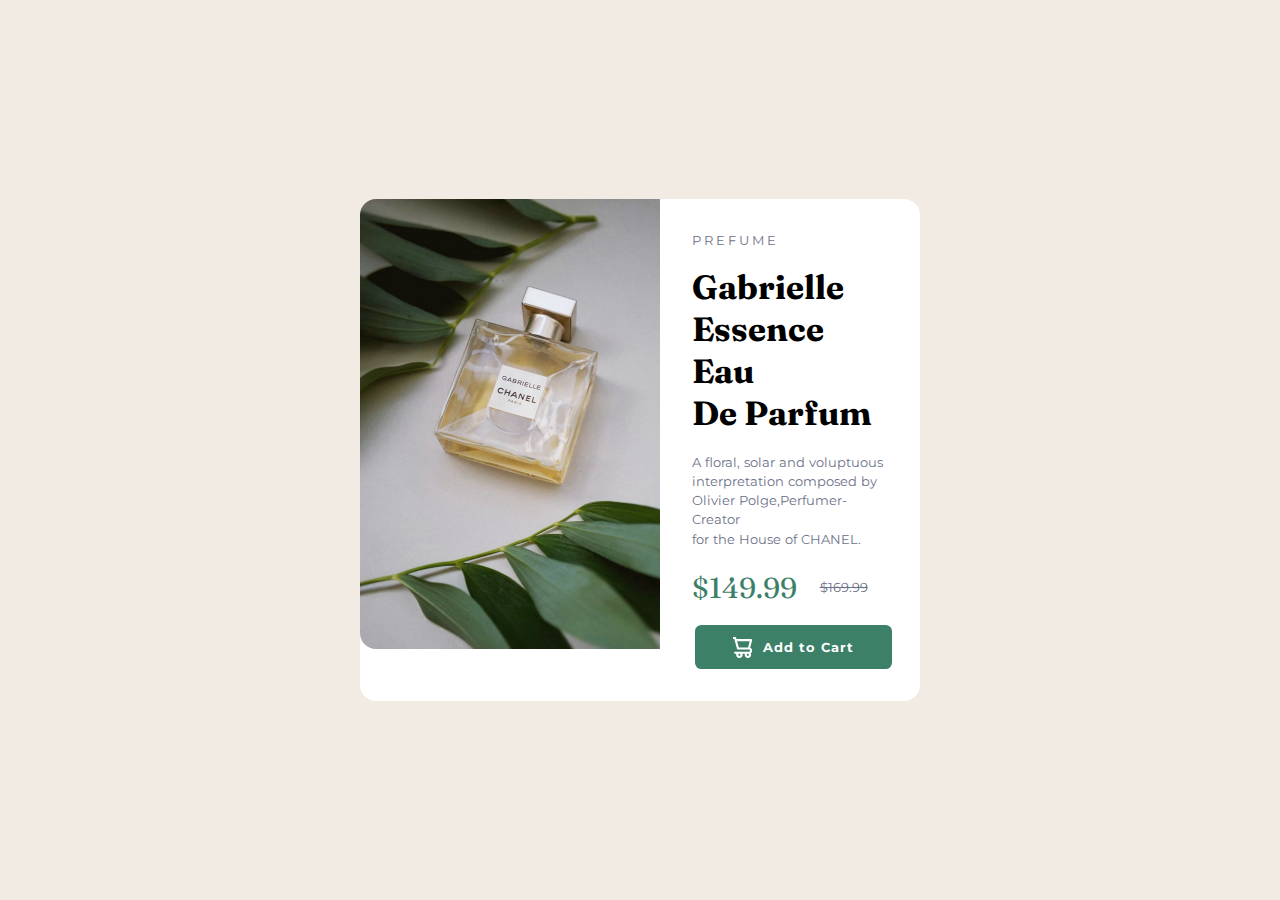
<file: index.html>
<!DOCTYPE html>
<html lang="en">
<head>
  <meta charset="UTF-8">
  <meta name="viewport" content="width=device-width, initial-scale=1.0"> <!-- displays site properly based on user's device -->

  <link rel="icon" type="image/png" sizes="32x32" href="./images/favicon-32x32.png">
  
  <title>Frontend Mentor | Product preview card component</title>

  <link rel="stylesheet" href="product-style.css">

  <!-- Feel free to remove these styles or customise in your own stylesheet 👍 -->
  <style>
    .attribution { font-size: 11px; text-align: center; }
    .attribution a { color: hsl(228, 45%, 44%); }
  </style>
</head>
<body>
<main class="container">
<section class="img-preview">
    <img  class="img1"src="images/image-product-desktop.jpg" alt="image-of-perfume">
    <!-- <img class="img2" src="images/image-product-mobile.jpg" media="max-width:600px" alt="image-of-mobile"> -->
</section>
<section class="product-descrpition">
  <span id="product-title"> Prefume</span>
 <h1 class="product-main-text">Gabrielle Essence Eau <br> De Parfum</h1>
  <p class="product-paragraph">A floral, solar and voluptuous interpretation composed by <br> Olivier Polge,Perfumer-Creator <br> for the House of CHANEL.</p>

 <section class="price">
  <div class="bold-price "><p>$149.99</p> </div>
  <del  ><span>$169.99</span></del>
 </section>

 <button type="button" class="btn"><a href="#"> <img src="images/icon-cart.svg" width="20px" alt="" > Add to Cart</a></button>
 
</section>

</main>
  <!-- <div class="attribution">
    Challenge by <a href="https://www.frontendmentor.io?ref=challenge" target="_blank">Frontend Mentor</a>. 
    Coded by <a href="#">Your Name Here</a>.
  </div> -->
</body>
</html>
</file>
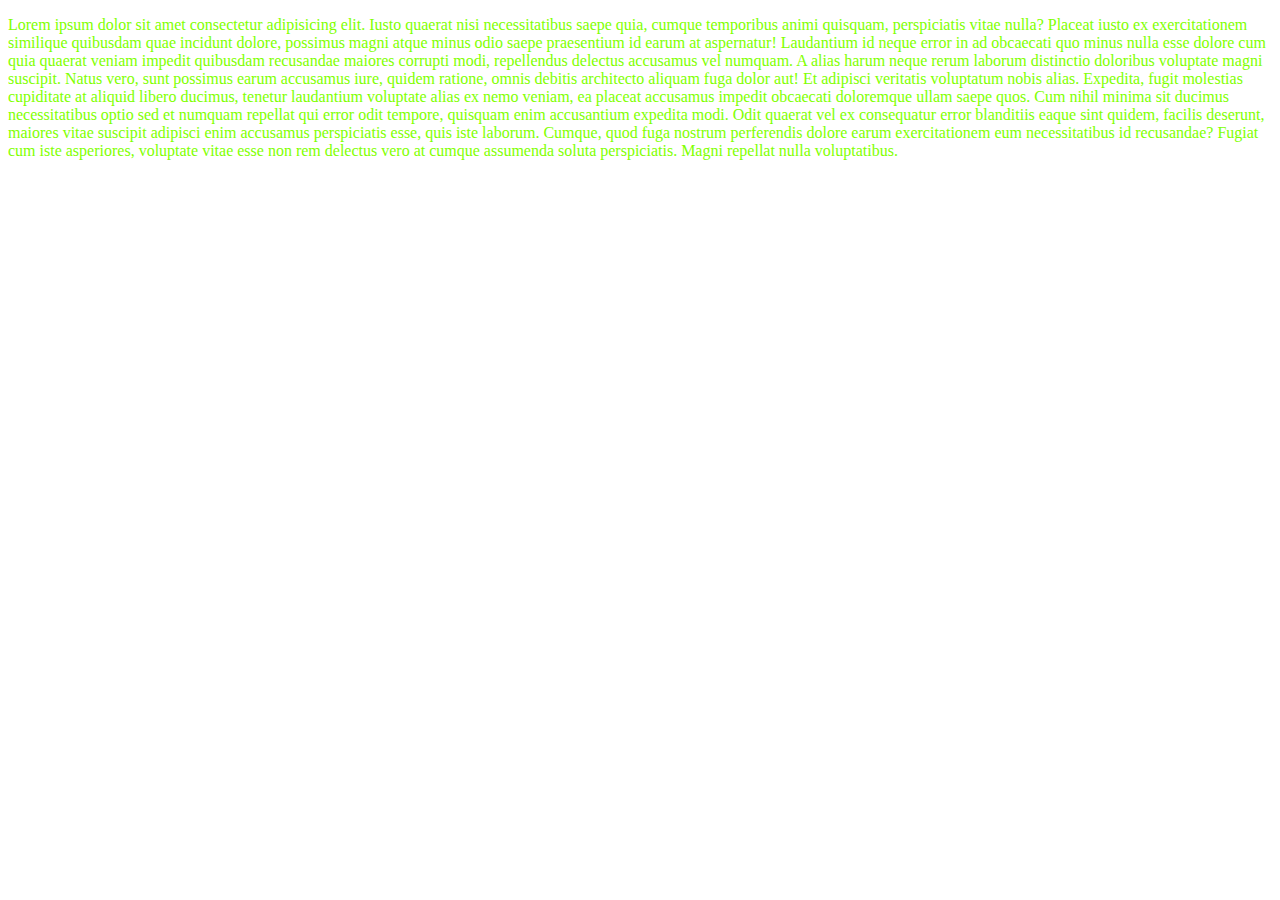
<file: media-queries.html>
<!DOCTYPE html>
<html lang="en">
<head>
    <meta charset="UTF-8">
    <meta http-equiv="X-UA-Compatible" content="IE=edge">
    <meta name="viewport" content="width=device-width, initial-scale=1.0">
    <title>Document</title>
</head>

<style>
    p{
        /* font-size: 3em; */
        color: chartreuse;
    }

    @media  (max-width: 600px)  {
        p{
            color: aqua;
        }
    }
</style>
<body>
    <p>Lorem ipsum dolor sit amet consectetur adipisicing elit. Iusto quaerat nisi necessitatibus saepe quia, cumque temporibus animi quisquam, perspiciatis vitae nulla? Placeat iusto ex exercitationem similique quibusdam quae incidunt dolore, possimus magni atque minus odio saepe praesentium id earum at aspernatur! Laudantium id neque error in ad obcaecati quo minus nulla esse dolore cum quia quaerat veniam impedit quibusdam recusandae maiores corrupti modi, repellendus delectus accusamus vel numquam. A alias harum neque rerum laborum distinctio doloribus voluptate magni suscipit. Natus vero, sunt possimus earum accusamus iure, quidem ratione, omnis debitis architecto aliquam fuga dolor aut! Et adipisci veritatis voluptatum nobis alias. Expedita, fugit molestias cupiditate at aliquid libero ducimus, tenetur laudantium voluptate alias ex nemo veniam, ea placeat accusamus impedit obcaecati doloremque ullam saepe quos. Cum nihil minima sit ducimus necessitatibus optio sed et numquam repellat qui error odit tempore, quisquam enim accusantium expedita modi. Odit quaerat vel ex consequatur error blanditiis eaque sint quidem, facilis deserunt, maiores vitae suscipit adipisci enim accusamus perspiciatis esse, quis iste laborum. Cumque, quod fuga nostrum perferendis dolore earum exercitationem eum necessitatibus id recusandae? Fugiat cum iste asperiores, voluptate vitae esse non rem delectus vero at cumque assumenda soluta perspiciatis. Magni repellat nulla voluptatibus.</p>
</body>
</html>
</file>
<file: product-style.css>
@import url('https://fonts.googleapis.com/css2?family=Fraunces:opsz,wght@9..144,700&family=Montserrat:ital,wght@0,500;1,700&display=swap');
*{
    margin: 0;
    padding: 0;
    box-sizing: border-box;
}
:root{
   --dark-cyan:hsl(158, 36%, 37%);
   --cream:hsl(30,38%,92%);
   --vary-dark-blue:hsl(212, 21%, 14%);
   --dark-grayish-blue:hsl(228, 12%, 48%);
   --white:#fff;
   --ff-fraunces: 'Fraunces', serif;
   --ff-montseraat:'Montserrat', sans-serif;


}
body{
   display: flex;
   justify-content: center;
   align-items: center;
   min-height: 100vh;
   max-width: 100%;
   background-color: var(--cream);
}

.container{
        display: flex;
        justify-content: center;
        margin-left: 25rem ;
        margin-right: 25rem;
       background-color:var(--white);
       border-radius: 1em;
}

.product-descrpition{
    margin: 2em;
  
}
#product-title{
    text-transform: uppercase;
    font-family: var(--ff-montseraat);
    font-weight: 400;
    font-size: 0.8em;
    color: var(--dark-grayish-blue);
    letter-spacing: 3px;
}

.product-main-text{
    font-size: 2.1em;
    padding-top: .5em ;
    font-family: var(--ff-fraunces);
    
}

.product-paragraph{
    font-size: .8em ;
    padding-top: 1.5em;
    font-family: var(--ff-montseraat);
    color: var(--dark-grayish-blue);
    line-height: 1.5;
    word-spacing: 1px;
}

.price{
    display: flex;
    align-items: center;
    margin: 1.3rem;
    margin-left: 0;
}

.bold-price{
    font-family: var(--ff-fraunces);
    font-size: 1.8em;
    color: var(--dark-cyan);
    padding-right:.8em;
    /* margin: 1rem; */
    
}

.price del{
        color: var(--dark-grayish-blue);
        font-family: var(--ff-montseraat);
        font-size: .8em;
}

.btn{
     /* padding: .7rem 5rem; */
     width: 100%;
  padding: 0.7rem 2.2rem;
  margin: 0 .20rem;
  font-size: .8em;
  background-color: var(--dark-cyan);
  border-radius: .5em;
  border: #fff;
  font-family: var(--ff-montseraat);
  font-weight: 700;
  letter-spacing: 1px;
 
}

.btn a{
    text-decoration: none;
    color: #fff;
    display: flex;
    justify-content: center;
    align-items: center;
}

.btn:hover{
    background-color: var(--vary-dark-blue);
}
.btn a img{
    margin-right: 10px;
}

.img1{
    display: block;
    width: 300px;
    object-fit: cover;
    border-radius: 1em 0 0 1em;
}

@media (max-width:450px) {

    body{
       margin: 2rem 5rem 2rem;
    }
    .container{
        margin: 2em;
       flex-direction: column;
       border-radius: 1.5em;
    }
    
    .img1{
      border-radius: 1.5em 1.5em 0 0;
      display: inline-block;
      width:450px;
      height:450px;
      object-fit: cover;
    }
    
        
        
}
</file>
